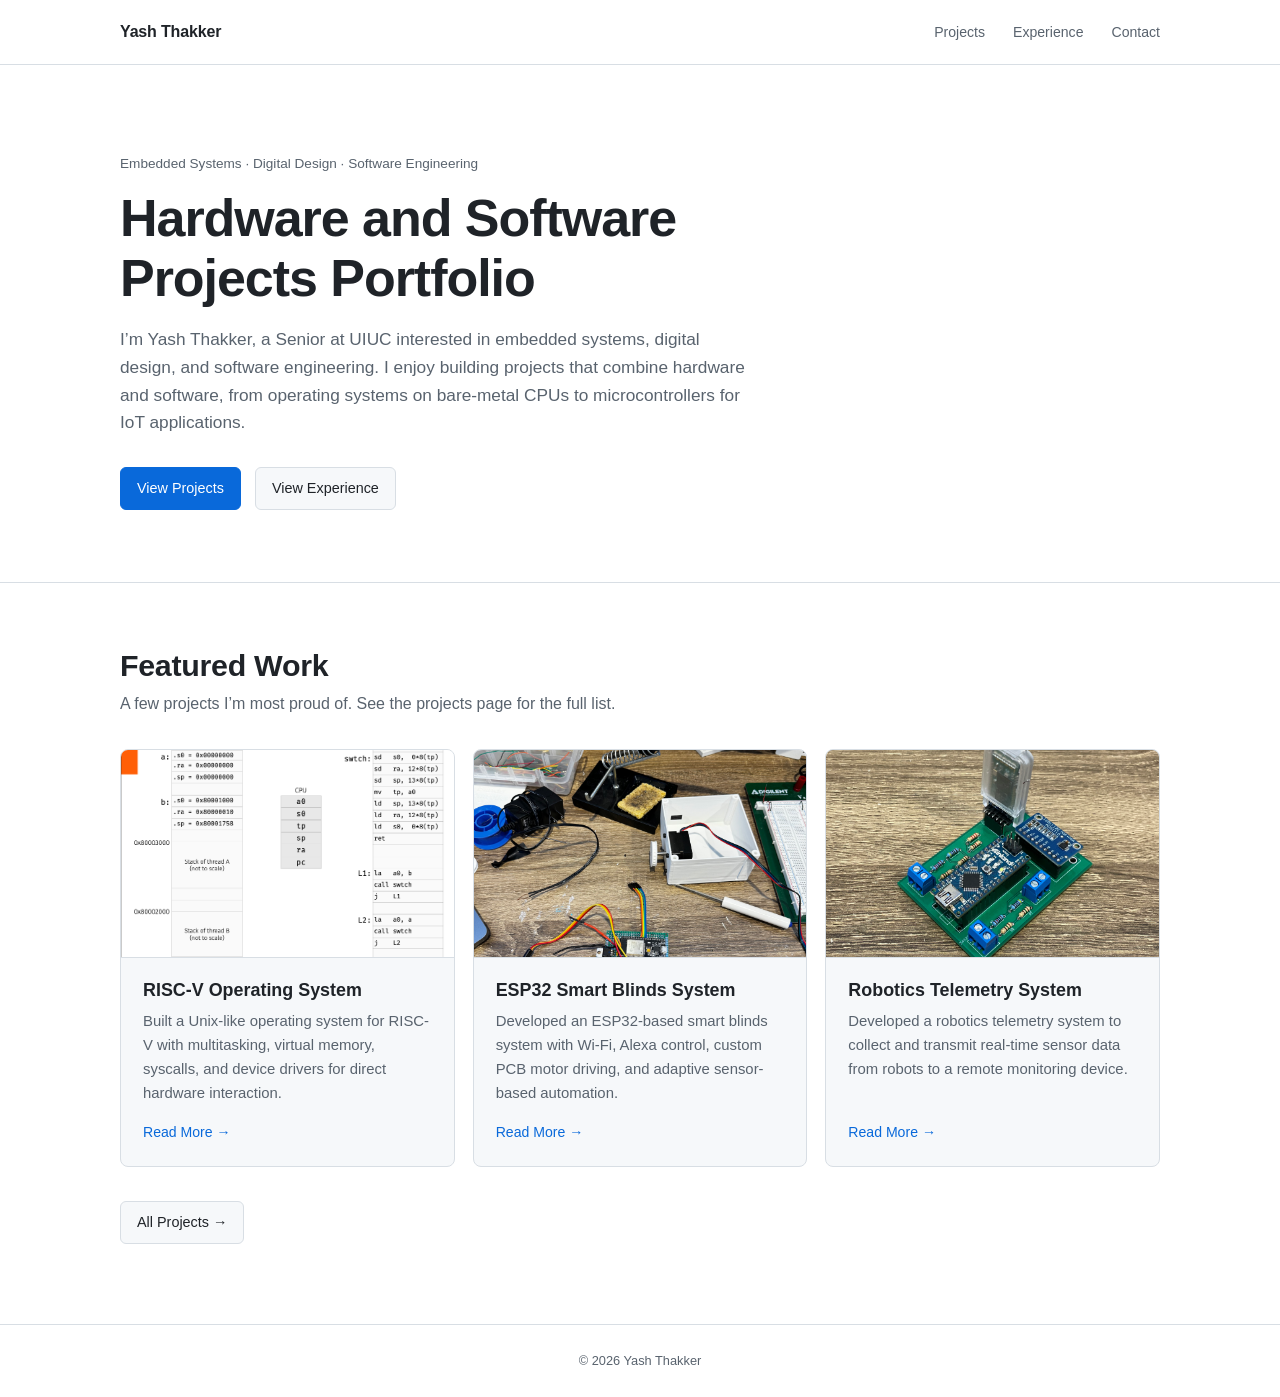
<file: index.html>
<!DOCTYPE html>
<html lang="en">
<head>
  <meta charset="UTF-8" />
  <meta name="viewport" content="width=device-width, initial-scale=1.0" />
  <title>Yash Thakker | Portfolio</title>
  <link rel="stylesheet" href="style.css" />
</head>
<body>
  <header class="site-header">
    <div class="wrap">
      <a class="wordmark" href="index.html">Yash Thakker</a>
      <nav class="site-nav">
        <a href="projects.html">Projects</a>
        <a href="experience.html">Experience</a>
        <!-- <a href="resume.html">Resume</a> -->
        <a href="contact.html">Contact</a>
      </nav>
    </div>
  </header>

  <main>
    <section class="hero wrap">
      <p class="eyebrow">Embedded Systems · Digital Design · Software Engineering</p>
      <h1>Hardware and Software Projects Portfolio</h1>
      <p class="hero-intro">
        I’m Yash Thakker, a Senior at UIUC interested in embedded systems, digital design, and software engineering.
        I enjoy building projects that combine hardware and software, from operating systems on bare-metal CPUs to microcontrollers for IoT applications.
      </p>
      <div class="hero-actions">
        <a class="button button-primary" href="projects.html">View Projects</a>
        <a class="button" href="experience.html">View Experience</a>
      </div>
    </section>

    <section class="section">
      <div class="wrap">
        <div class="section-heading">
          <h2>Featured Work</h2>
          <p>A few projects I’m most proud of. See the projects page for the full list.</p>
        </div>

        <div class="project-grid">
          <article class="project-card">
            <a class="card-media" href="projects/riscv-os.html">
              <img src="images/Threads.png" alt="RISC-V project image">
            </a>
            <div class="card-body">
              <h3><a href="projects/riscv-os.html">RISC-V Operating System</a></h3>
              <p>Built a Unix-like operating system for RISC-V with
                multitasking, virtual memory, syscalls, and device drivers for direct hardware interaction.</p>
              <a class="card-link" href="projects/riscv-os.html">Read More →</a>
            </div>
          </article>

          <article class="project-card">
            <a class="card-media" href="projects/iot-blinds.html">
              <img src="images/BlindsPrototype.jpeg" alt="ESP32 project image">
            </a>
            <div class="card-body">
              <h3><a href="projects/iot-blinds.html">ESP32 Smart Blinds System</a></h3>
              <p>Developed an ESP32-based smart blinds system with Wi-Fi, Alexa control,
                custom PCB motor driving, and adaptive sensor-based automation.</p>
              <a class="card-link" href="projects/iot-blinds.html">Read More →</a>
            </div>
          </article>

          <article class="project-card">
            <a class="card-media" href="projects/robotics-telemetry.html">
              <img src="images/robot-tele-pcb.jpeg" alt="Robotics Telemetry System">
            </a>
            <div class="card-body">
              <h3><a href="projects/robotics-telemetry.html">Robotics Telemetry System</a></h3>
              <p>Developed a robotics telemetry system to collect and transmit real-time sensor data from robots
                to a remote monitoring device.</p>
              <a class="card-link" href="projects/robotics-telemetry.html">Read More →</a>
            </div>
          </article>
        </div>

        <div class="section-cta">
          <a class="button" href="projects.html">All Projects →</a>
        </div>
      </div>
    </section>
  </main>

  <footer class="site-footer">
    <div class="wrap">
      <p>© 2026 Yash Thakker</p>
    </div>
  </footer>
</body>
</html>
</file>
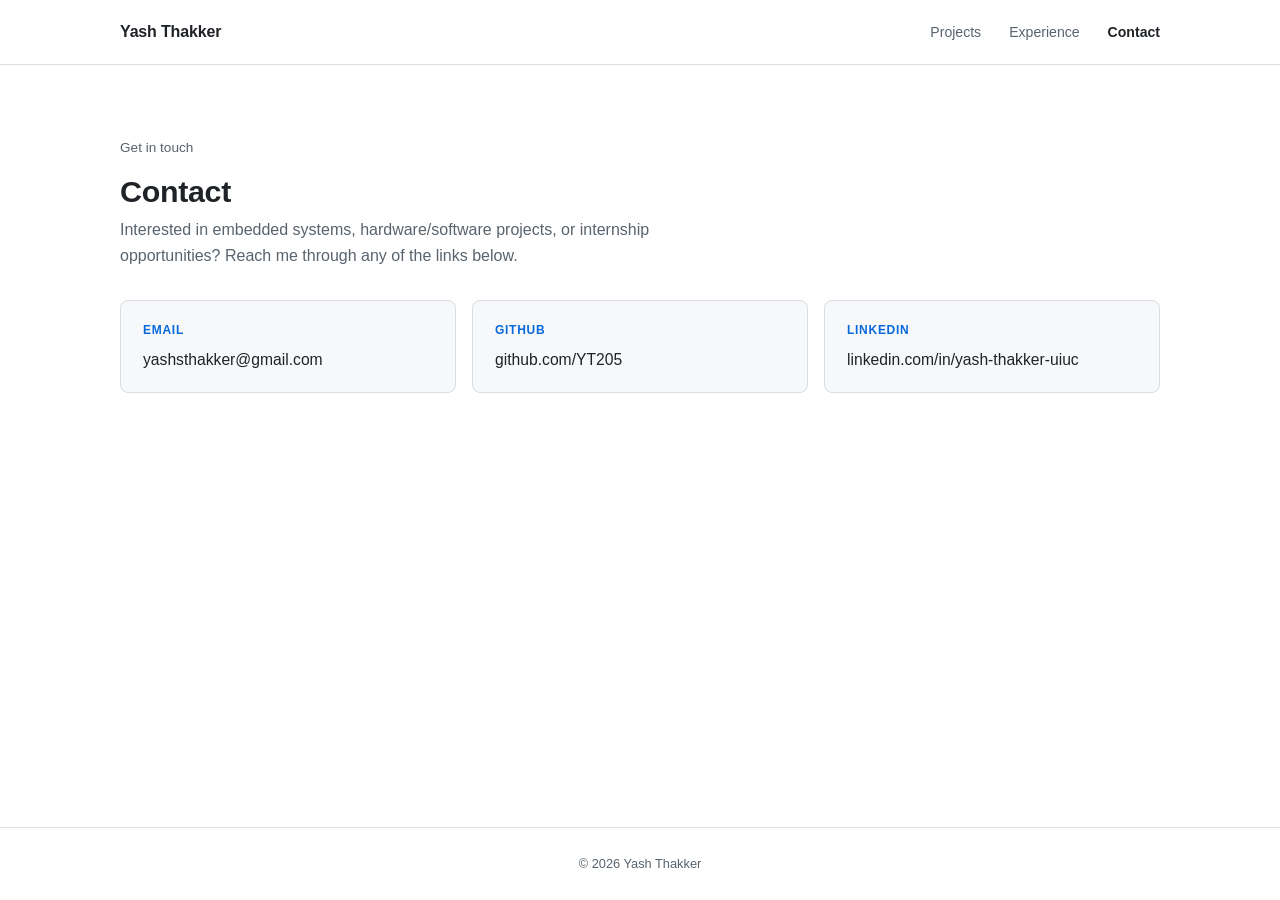
<file: contact.html>
<!DOCTYPE html>
<html lang="en">
<head>
  <meta charset="UTF-8" />
  <meta name="viewport" content="width=device-width, initial-scale=1.0" />
  <title>Contact | Yash Thakker</title>
  <link rel="stylesheet" href="style.css" />
</head>
<body>
  <header class="site-header">
    <div class="wrap">
      <a class="wordmark" href="index.html">Yash Thakker</a>
      <nav class="site-nav">
        <a href="projects.html">Projects</a>
        <a href="experience.html">Experience</a>
        <!-- <a href="resume.html">Resume</a> -->
        <a href="contact.html" aria-current="page">Contact</a>
      </nav>
    </div>
  </header>

  <main>
    <section class="section section-flush">
      <div class="wrap">
        <div class="section-heading">
          <p class="eyebrow">Get in touch</p>
          <h2>Contact</h2>
          <p>
            Interested in embedded systems, hardware/software projects, or internship opportunities?
            Reach me through any of the links below.
          </p>
        </div>

        <div class="contact-grid">
          <a class="contact-card" href="mailto:yashsthakker@gmail.com">
            <span class="contact-label">Email</span>
            <span class="contact-value">yashsthakker@gmail.com</span>
          </a>
          <a class="contact-card" href="https://github.com/YT205" target="_blank" rel="noopener noreferrer">
            <span class="contact-label">GitHub</span>
            <span class="contact-value">github.com/YT205</span>
          </a>
          <a class="contact-card" href="https://www.linkedin.com/in/yash-thakker-uiuc" target="_blank" rel="noopener noreferrer">
            <span class="contact-label">LinkedIn</span>
            <span class="contact-value">linkedin.com/in/yash-thakker-uiuc</span>
          </a>
        </div>
      </div>
    </section>
  </main>

  <footer class="site-footer">
    <div class="wrap">
      <p>© 2026 Yash Thakker</p>
    </div>
  </footer>
</body>
</html>
</file>
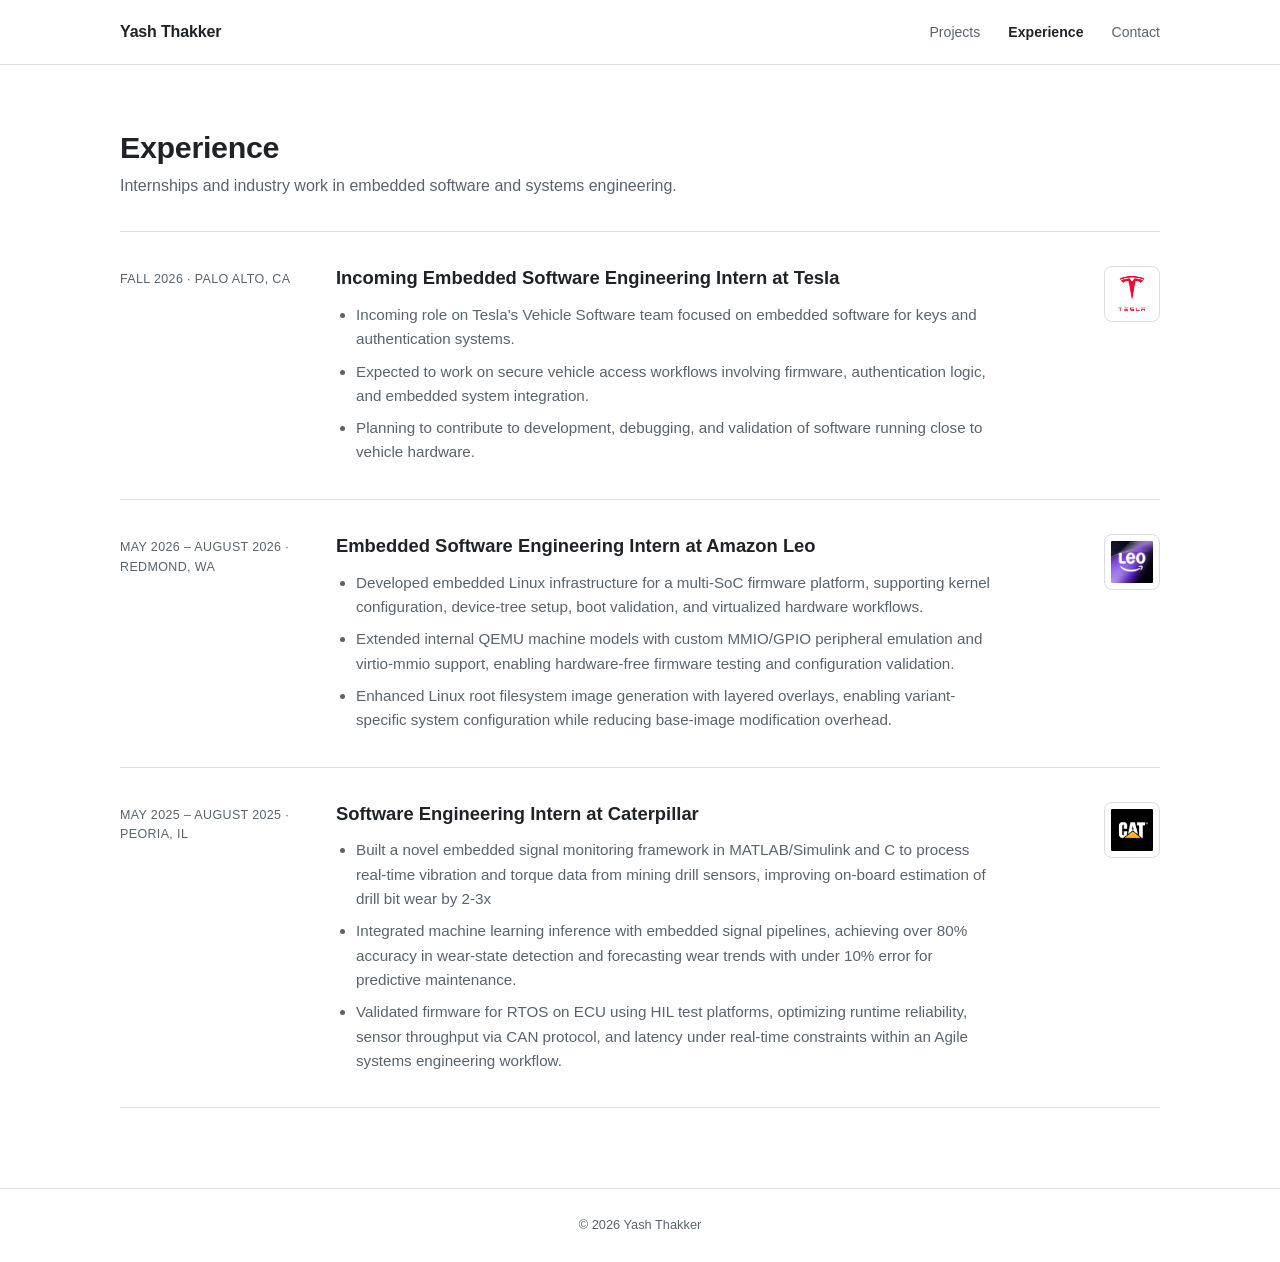
<file: experience.html>
<!DOCTYPE html>
<html lang="en">
<head>
  <meta charset="UTF-8" />
  <meta name="viewport" content="width=device-width, initial-scale=1.0" />
  <title>Experience | Yash Thakker</title>
  <link rel="stylesheet" href="style.css" />
</head>
<body>
  <header class="site-header">
    <div class="wrap">
      <a class="wordmark" href="index.html">Yash Thakker</a>
      <nav class="site-nav">
        <a href="projects.html">Projects</a>
        <a href="experience.html" aria-current="page">Experience</a>
        <!-- <a href="resume.html">Resume</a> -->
        <a href="contact.html">Contact</a>
      </nav>
    </div>
  </header>

  <main>
    <section class="section section-flush">
      <div class="wrap">
        <div class="section-heading">
          <h2>Experience</h2>
          <p>Internships and industry work in embedded software and systems engineering.</p>
        </div>

        <div class="timeline">
          <article>
            <p class="timeline-date">Fall 2026 · Palo Alto, CA</p>
            <div class="timeline-body">
              <h3>Incoming Embedded Software Engineering Intern at Tesla</h3>
              <ul>
                <li>Incoming role on Tesla's Vehicle Software team focused on embedded software for keys and authentication systems.</li>
                <li>Expected to work on secure vehicle access workflows involving firmware, authentication logic, and embedded system integration.</li>
                <li>Planning to contribute to development, debugging, and validation of software running close to vehicle hardware.</li>
              </ul>
            </div>
            <div class="timeline-logo">
              <img src="images/tesla.png" alt="Tesla logo">
            </div>
          </article>

          <article>
            <p class="timeline-date">May 2026 – August 2026 · Redmond, WA</p>
            <div class="timeline-body">
              <h3>Embedded Software Engineering Intern at Amazon Leo</h3>
              <ul>
                <li>Developed embedded Linux infrastructure for a multi-SoC firmware platform, supporting kernel configuration, device-tree setup, boot validation, and virtualized hardware workflows.</li>
                <li>Extended internal QEMU machine models with custom MMIO/GPIO peripheral emulation and virtio-mmio support, enabling hardware-free firmware testing and configuration validation.</li>
                <li>Enhanced Linux root filesystem image generation with layered overlays, enabling variant-specific system configuration while reducing base-image modification overhead.</li>
              </ul>
            </div>
            <div class="timeline-logo">
              <img src="images/amazon-leo.jpeg" alt="Amazon Leo logo">
            </div>
          </article>

          <article>
            <p class="timeline-date">May 2025 – August 2025 · Peoria, IL</p>
            <div class="timeline-body">
              <h3>Software Engineering Intern at Caterpillar</h3>
              <ul>
                <li>Built a novel embedded signal monitoring framework in MATLAB/Simulink and C to process real-time vibration and
                  torque data from mining drill sensors, improving on-board estimation of drill bit wear by 2-3x</li>
                <li>Integrated machine learning inference with embedded signal pipelines, achieving over 80% accuracy in wear-state detection
                  and forecasting wear trends with under 10% error for predictive maintenance.</li>
                <li>Validated firmware for RTOS on ECU using HIL test platforms, optimizing runtime reliability, sensor throughput via
                  CAN protocol, and latency under real-time constraints within an Agile systems engineering workflow.</li>
              </ul>
            </div>
            <div class="timeline-logo">
              <img src="images/caterpillar.png" alt="Caterpillar logo">
            </div>
          </article>
        </div>
      </div>
    </section>
  </main>

  <footer class="site-footer">
    <div class="wrap">
      <p>© 2026 Yash Thakker</p>
    </div>
  </footer>
</body>
</html>
</file>
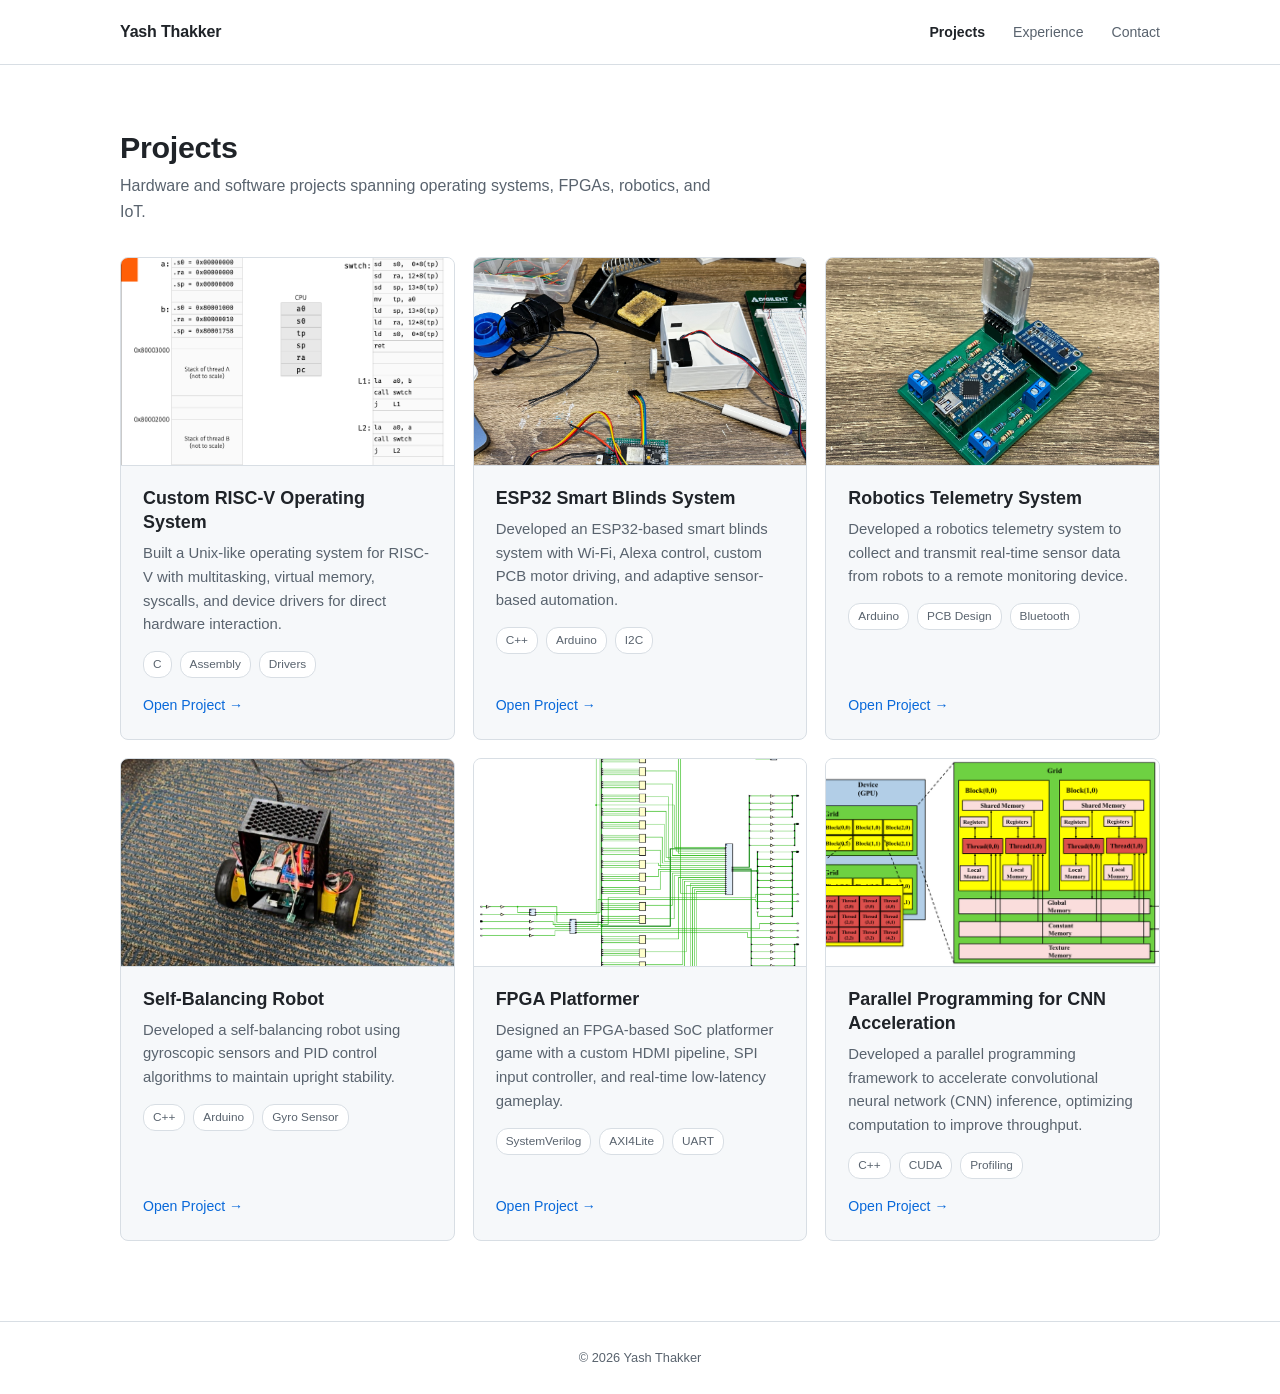
<file: projects.html>
<!DOCTYPE html>
<html lang="en">
<head>
  <meta charset="UTF-8" />
  <meta name="viewport" content="width=device-width, initial-scale=1.0" />
  <title>Projects | Yash Thakker</title>
  <link rel="stylesheet" href="style.css" />
</head>
<body>
  <header class="site-header">
    <div class="wrap">
      <a class="wordmark" href="index.html">Yash Thakker</a>
      <nav class="site-nav">
        <a href="projects.html" aria-current="page">Projects</a>
        <a href="experience.html">Experience</a>
        <!-- <a href="resume.html">Resume</a> -->
        <a href="contact.html">Contact</a>
      </nav>
    </div>
  </header>

  <main>
    <section class="section section-flush">
      <div class="wrap">
        <div class="section-heading">
          <h2>Projects</h2>
          <p>Hardware and software projects spanning operating systems, FPGAs, robotics, and IoT.</p>
        </div>

        <div class="project-grid">
          <article class="project-card">
            <a class="card-media" href="projects/riscv-os.html">
              <img src="images/Threads.png" alt="RISC-V project image">
            </a>
            <div class="card-body">
              <h3><a href="projects/riscv-os.html">Custom RISC-V Operating System</a></h3>
              <p>Built a Unix-like operating system for RISC-V with
                multitasking, virtual memory, syscalls, and device drivers for direct hardware interaction.</p>
              <ul class="tech-list">
                <li>C</li>
                <li>Assembly</li>
                <li>Drivers</li>
              </ul>
              <a class="card-link" href="projects/riscv-os.html">Open Project →</a>
            </div>
          </article>

          <article class="project-card">
            <a class="card-media" href="projects/iot-blinds.html">
              <img src="images/BlindsPrototype.jpeg" alt="ESP32 project image">
            </a>
            <div class="card-body">
              <h3><a href="projects/iot-blinds.html">ESP32 Smart Blinds System</a></h3>
              <p>Developed an ESP32-based smart blinds system with Wi-Fi, Alexa control,
                custom PCB motor driving, and adaptive sensor-based automation.</p>
              <ul class="tech-list">
                <li>C++</li>
                <li>Arduino</li>
                <li>I2C</li>
              </ul>
              <a class="card-link" href="projects/iot-blinds.html">Open Project →</a>
            </div>
          </article>

          <article class="project-card">
            <a class="card-media" href="projects/robotics-telemetry.html">
              <img src="images/robot-tele-pcb.jpeg" alt="Robotics Telemetry System">
            </a>
            <div class="card-body">
              <h3><a href="projects/robotics-telemetry.html">Robotics Telemetry System</a></h3>
              <p>Developed a robotics telemetry system to collect and transmit real-time sensor data from robots
                to a remote monitoring device.</p>
              <ul class="tech-list">
                <li>Arduino</li>
                <li>PCB Design</li>
                <li>Bluetooth</li>
              </ul>
              <a class="card-link" href="projects/robotics-telemetry.html">Open Project →</a>
            </div>
          </article>

          <article class="project-card">
            <a class="card-media" href="projects/balancing-robot.html">
              <img src="images/self-balancing.jpg" alt="Self-Balancing Robot">
            </a>
            <div class="card-body">
              <h3><a href="projects/balancing-robot.html">Self-Balancing Robot</a></h3>
              <p>Developed a self-balancing robot using gyroscopic sensors and PID control
                algorithms to maintain upright stability.</p>
              <ul class="tech-list">
                <li>C++</li>
                <li>Arduino</li>
                <li>Gyro Sensor</li>
              </ul>
              <a class="card-link" href="projects/balancing-robot.html">Open Project →</a>
            </div>
          </article>

          <article class="project-card">
            <a class="card-media" href="projects/fpga-platformer.html">
              <img src="images/BlockDiagramFPGA.png" alt="FPGA project image">
            </a>
            <div class="card-body">
              <h3><a href="projects/fpga-platformer.html">FPGA Platformer</a></h3>
              <p>Designed an FPGA-based SoC platformer game with a custom
                HDMI pipeline, SPI input controller, and real-time low-latency gameplay.</p>
              <ul class="tech-list">
                <li>SystemVerilog</li>
                <li>AXI4Lite</li>
                <li>UART</li>
              </ul>
              <a class="card-link" href="projects/fpga-platformer.html">Open Project →</a>
            </div>
          </article>

          <article class="project-card">
            <a class="card-media" href="projects/gpu-acceleration.html">
              <img src="images/parallel-prog.png" alt="Parallel Programming for CNN Acceleration">
            </a>
            <div class="card-body">
              <h3><a href="projects/gpu-acceleration.html">Parallel Programming for CNN Acceleration</a></h3>
              <p>Developed a parallel programming framework to accelerate convolutional neural network (CNN) inference,
                optimizing computation to improve throughput.</p>
              <ul class="tech-list">
                <li>C++</li>
                <li>CUDA</li>
                <li>Profiling</li>
              </ul>
              <a class="card-link" href="projects/gpu-acceleration.html">Open Project →</a>
            </div>
          </article>
        </div>
      </div>
    </section>
  </main>

  <footer class="site-footer">
    <div class="wrap">
      <p>© 2026 Yash Thakker</p>
    </div>
  </footer>
</body>
</html>
</file>
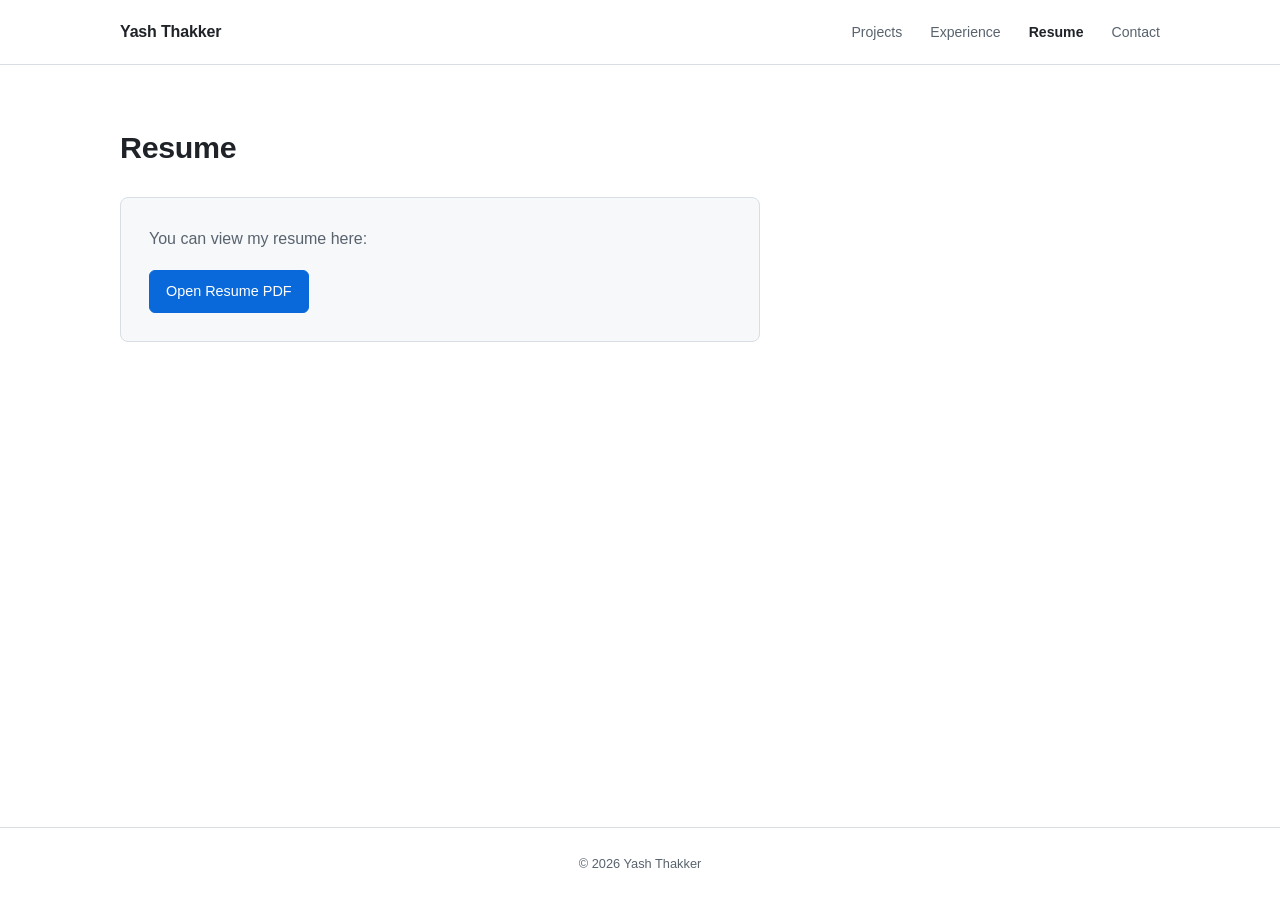
<file: resume.html>
<!DOCTYPE html>
<html lang="en">
<head>
  <meta charset="UTF-8" />
  <meta name="viewport" content="width=device-width, initial-scale=1.0" />
  <title>Resume | Yash Thakker</title>
  <link rel="stylesheet" href="style.css" />
</head>
<body>
  <header class="site-header">
    <div class="wrap">
      <a class="wordmark" href="index.html">Yash Thakker</a>
      <nav class="site-nav">
        <a href="projects.html">Projects</a>
        <a href="experience.html">Experience</a>
        <a href="resume.html" aria-current="page">Resume</a>
        <a href="contact.html">Contact</a>
      </nav>
    </div>
  </header>

  <main>
    <section class="section section-flush">
      <div class="wrap">
        <div class="section-heading">
          <h2>Resume</h2>
        </div>
        <div class="resume-box">
          <p>You can view my resume here:</p>
          <a class="button button-primary" href="resume.pdf" target="_blank">Open Resume PDF</a>
        </div>
      </div>
    </section>
  </main>

  <footer class="site-footer">
    <div class="wrap">
      <p>© 2026 Yash Thakker</p>
    </div>
  </footer>
</body>
</html>
</file>
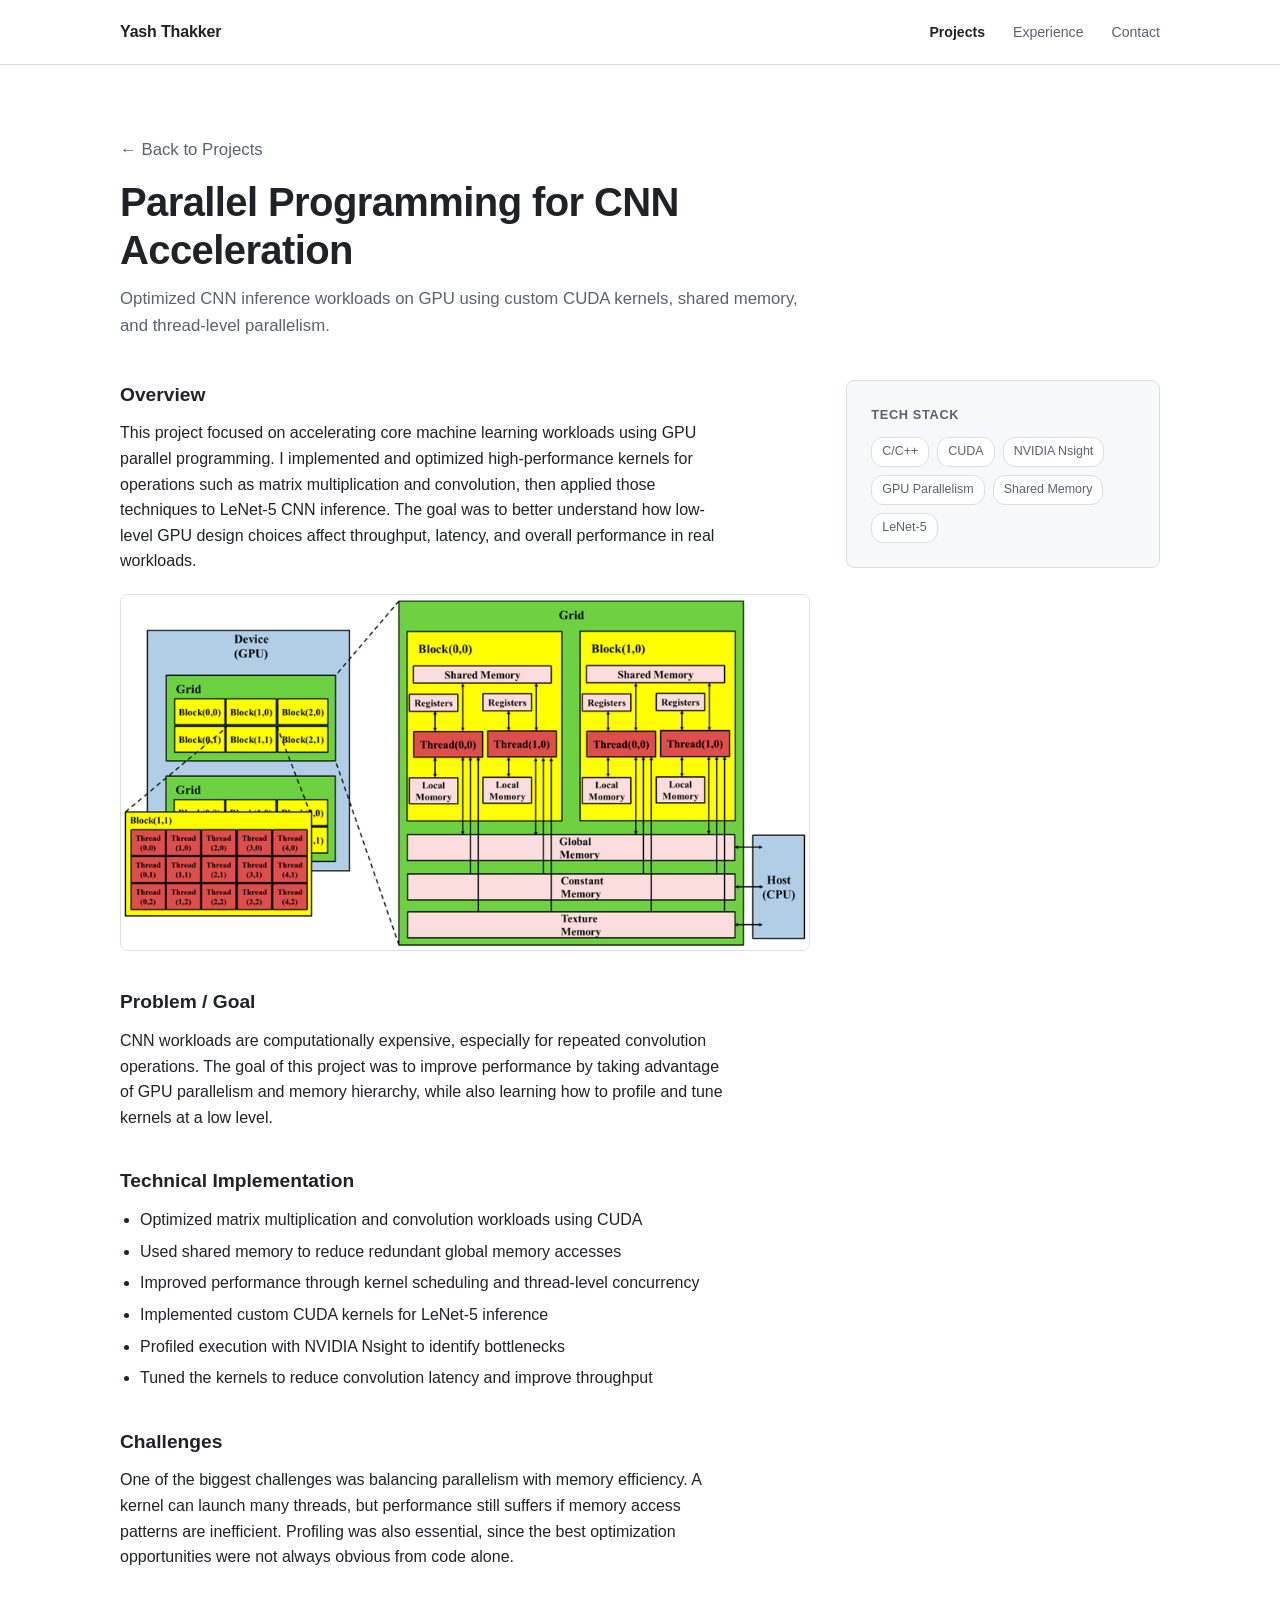
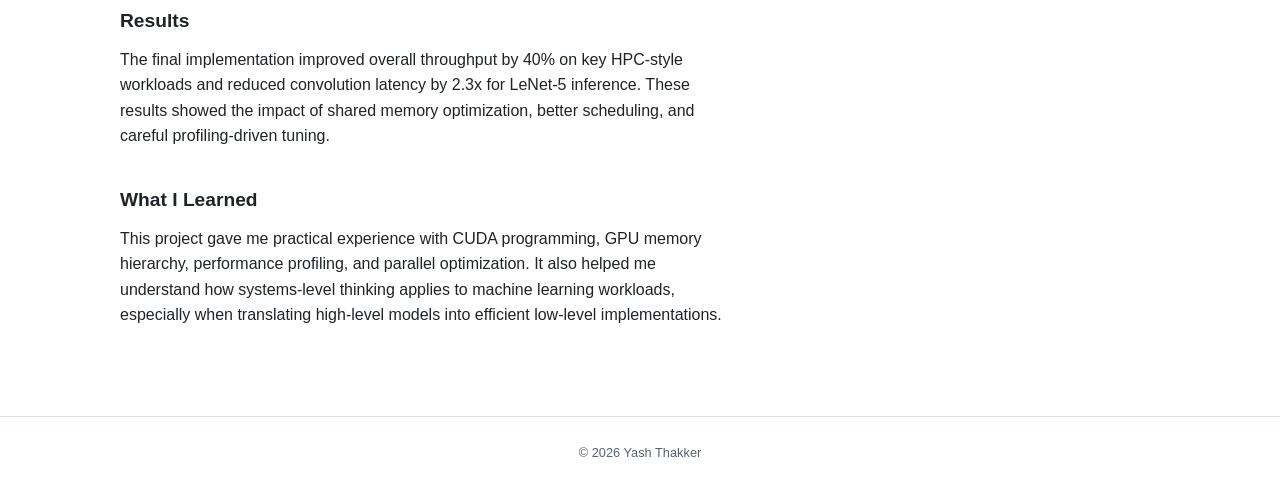
<file: projects/gpu-acceleration.html>
<!DOCTYPE html>
<html lang="en">
<head>
  <meta charset="UTF-8" />
  <meta name="viewport" content="width=device-width, initial-scale=1.0" />
  <title>GPU CNN Acceleration | Yash Thakker</title>
  <link rel="stylesheet" href="../style.css" />
</head>
<body>
  <header class="site-header">
    <div class="wrap">
      <a class="wordmark" href="../index.html">Yash Thakker</a>
      <nav class="site-nav">
        <a href="../projects.html" aria-current="page">Projects</a>
        <a href="../experience.html">Experience</a>
        <!-- <a href="../resume.html">Resume</a> -->
        <a href="../contact.html">Contact</a>
      </nav>
    </div>
  </header>

  <main>
    <section class="page-header wrap">
      <p class="eyebrow"><a href="../projects.html">← Back to Projects</a></p>
      <h1>Parallel Programming for CNN Acceleration</h1>
      <p>Optimized CNN inference workloads on GPU using custom CUDA kernels, shared memory, and thread-level parallelism.</p>
    </section>

    <section class="project-layout wrap">
      <div class="project-main">
        <h3>Overview</h3>
        <p>
          This project focused on accelerating core machine learning workloads using GPU parallel programming.
          I implemented and optimized high-performance kernels for operations such as matrix multiplication and convolution,
          then applied those techniques to LeNet-5 CNN inference. The goal was to better understand how low-level GPU design choices
          affect throughput, latency, and overall performance in real workloads.
        </p>

        <img src="../images/parallel-prog.png" alt="GPU CNN acceleration project image">

        <h3>Problem / Goal</h3>
        <p>
          CNN workloads are computationally expensive, especially for repeated convolution operations.
          The goal of this project was to improve performance by taking advantage of GPU parallelism and memory hierarchy,
          while also learning how to profile and tune kernels at a low level.
        </p>

        <h3>Technical Implementation</h3>
        <ul>
          <li>Optimized matrix multiplication and convolution workloads using CUDA</li>
          <li>Used shared memory to reduce redundant global memory accesses</li>
          <li>Improved performance through kernel scheduling and thread-level concurrency</li>
          <li>Implemented custom CUDA kernels for LeNet-5 inference</li>
          <li>Profiled execution with NVIDIA Nsight to identify bottlenecks</li>
          <li>Tuned the kernels to reduce convolution latency and improve throughput</li>
        </ul>

        <h3>Challenges</h3>
        <p>
          One of the biggest challenges was balancing parallelism with memory efficiency.
          A kernel can launch many threads, but performance still suffers if memory access patterns are inefficient.
          Profiling was also essential, since the best optimization opportunities were not always obvious from code alone.
        </p>

        <h3>Results</h3>
        <p>
          The final implementation improved overall throughput by 40% on key HPC-style workloads and reduced convolution latency
          by 2.3x for LeNet-5 inference. These results showed the impact of shared memory optimization, better scheduling,
          and careful profiling-driven tuning.
        </p>

        <h3>What I Learned</h3>
        <p>
          This project gave me practical experience with CUDA programming, GPU memory hierarchy, performance profiling,
          and parallel optimization. It also helped me understand how systems-level thinking applies to machine learning workloads,
          especially when translating high-level models into efficient low-level implementations.
        </p>
      </div>

      <aside class="project-side">
        <h3>Tech Stack</h3>
        <ul class="side-tags">
          <li>C/C++</li>
          <li>CUDA</li>
          <li>NVIDIA Nsight</li>
          <li>GPU Parallelism</li>
          <li>Shared Memory</li>
          <li>LeNet-5</li>
        </ul>

        <!-- <h3>Project Links</h3>
        <ul class="side-links">
          <li><a href="#">GitHub Repository</a></li>
          <li><a href="#">Demo Video</a></li>
          <li><a href="#">Performance Report</a></li>
        </ul> -->
      </aside>
    </section>
  </main>

  <footer class="site-footer">
    <div class="wrap">
      <p>© 2026 Yash Thakker</p>
    </div>
  </footer>
</body>
</html>
</file>
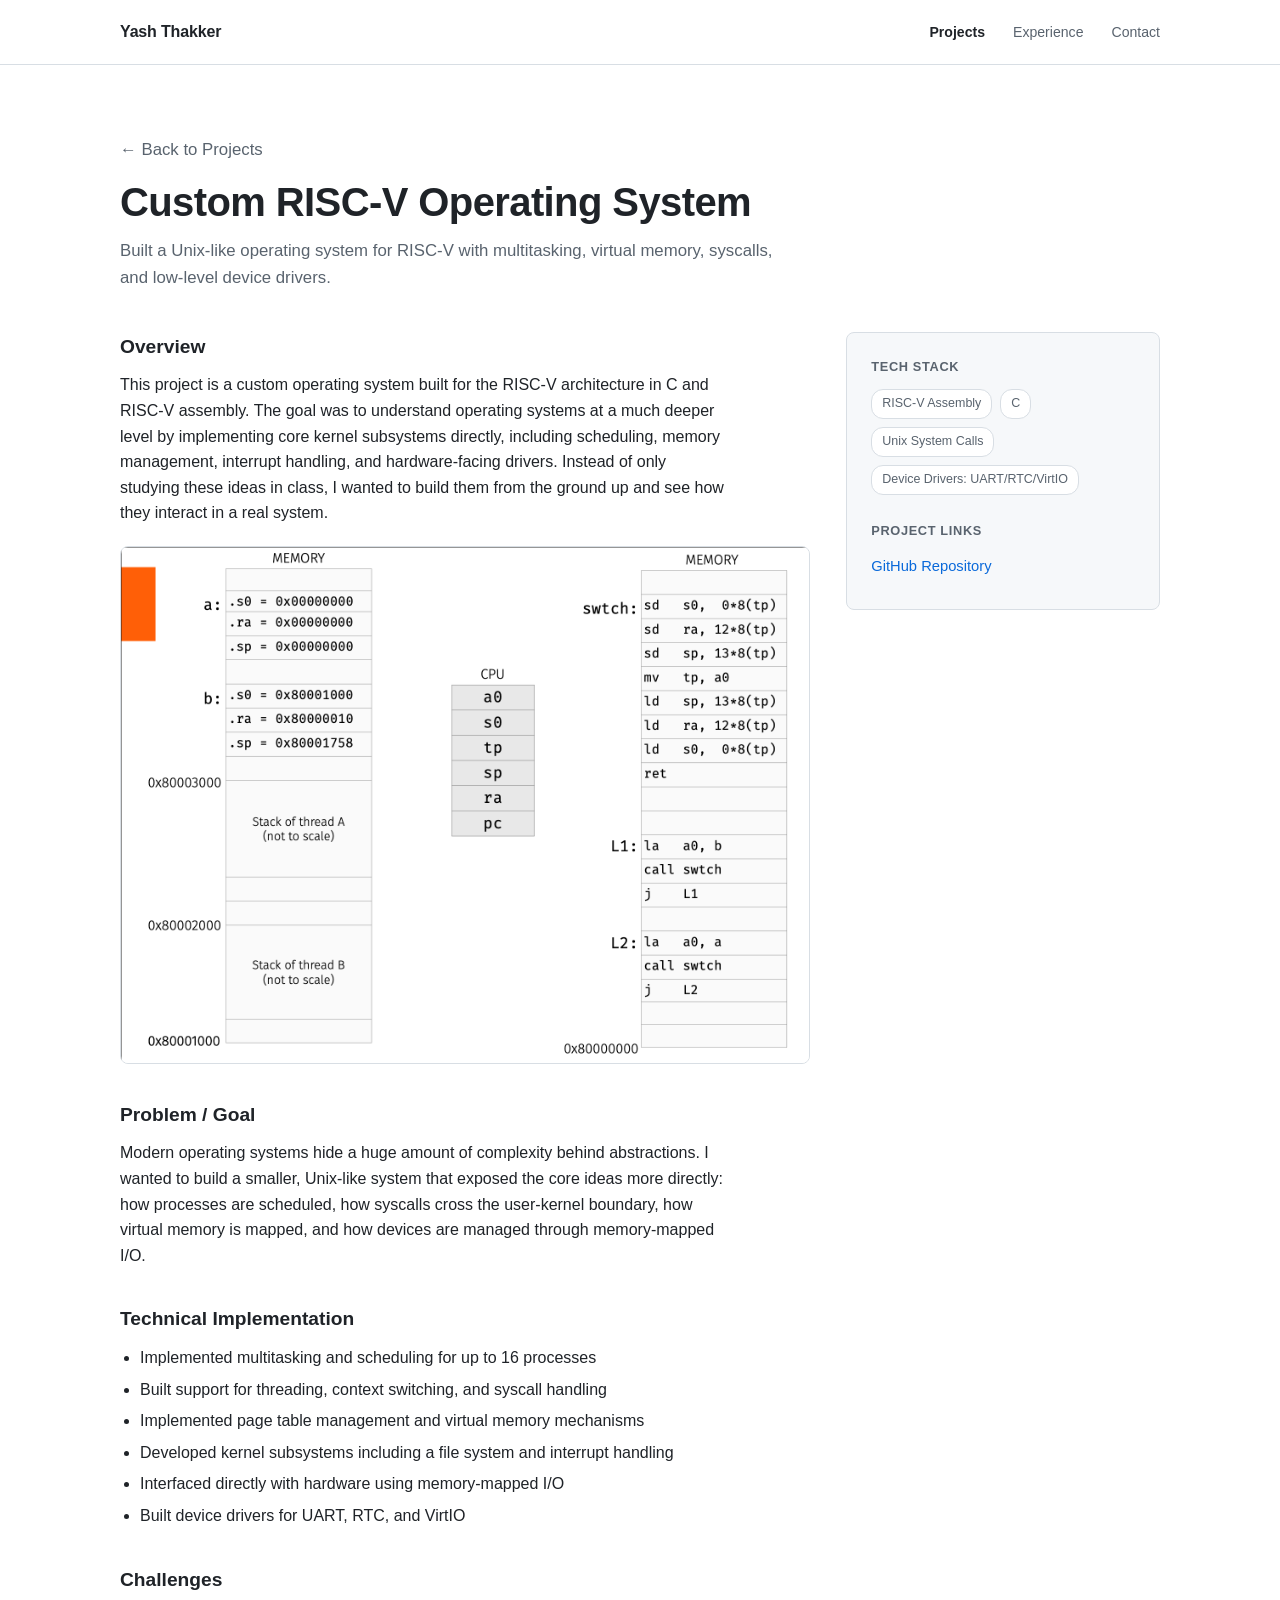
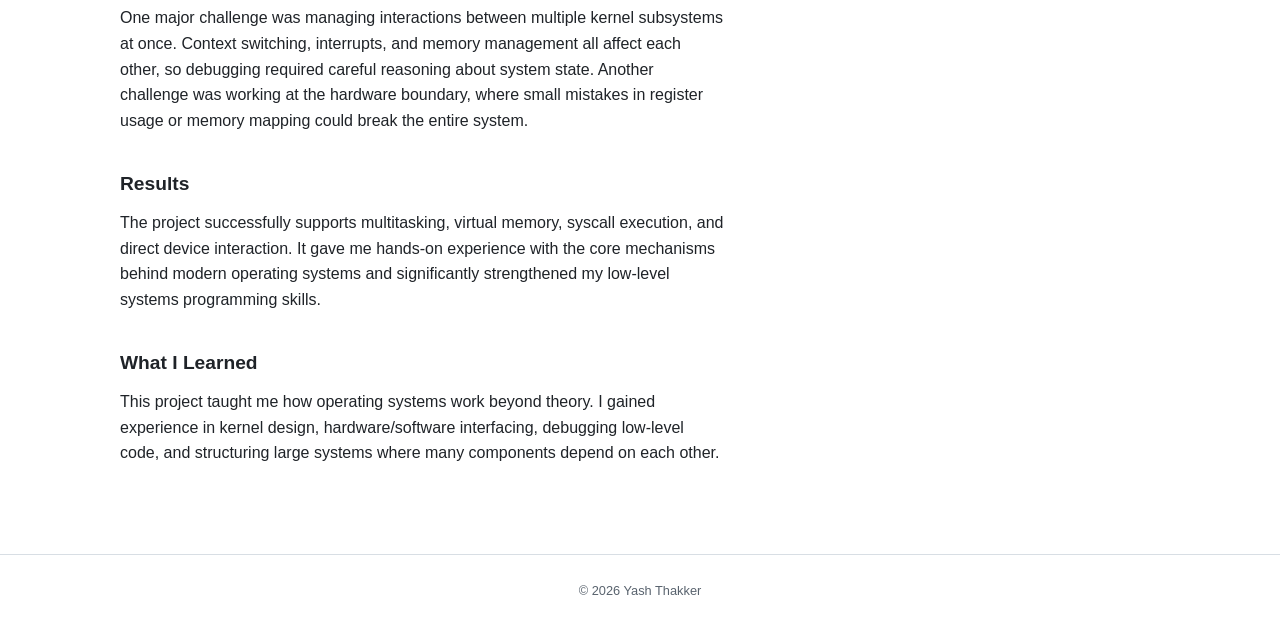
<file: projects/riscv-os.html>
<!DOCTYPE html>
<html lang="en">
<head>
  <meta charset="UTF-8" />
  <meta name="viewport" content="width=device-width, initial-scale=1.0" />
  <title>Custom RISC-V Operating System | Yash Thakker</title>
  <link rel="stylesheet" href="../style.css" />
</head>
<body>
  <header class="site-header">
    <div class="wrap">
      <a class="wordmark" href="../index.html">Yash Thakker</a>
      <nav class="site-nav">
        <a href="../projects.html" aria-current="page">Projects</a>
        <a href="../experience.html">Experience</a>
        <!-- <a href="../resume.html">Resume</a> -->
        <a href="../contact.html">Contact</a>
      </nav>
    </div>
  </header>

  <main>
    <section class="page-header wrap">
      <p class="eyebrow"><a href="../projects.html">← Back to Projects</a></p>
      <h1>Custom RISC-V Operating System</h1>
      <p>Built a Unix-like operating system for RISC-V with multitasking, virtual memory, syscalls, and low-level device drivers.</p>
    </section>

    <section class="project-layout wrap">
      <div class="project-main">
        <h3>Overview</h3>
        <p>
          This project is a custom operating system built for the RISC-V architecture in C and RISC-V assembly.
          The goal was to understand operating systems at a much deeper level by implementing core kernel subsystems
          directly, including scheduling, memory management, interrupt handling, and hardware-facing drivers.
          Instead of only studying these ideas in class, I wanted to build them from the ground up and see how they interact in a real system.
        </p>

        <img src="../images/Threads.png" alt="RISC-V OS image">

        <!-- <h3>Demo</h3>
        <video controls>
          <source src="../videos/riscv-os-demo.mp4" type="video/mp4">
          Your browser does not support the video tag.
        </video> -->

        <h3>Problem / Goal</h3>
        <p>
          Modern operating systems hide a huge amount of complexity behind abstractions. I wanted to build a smaller,
          Unix-like system that exposed the core ideas more directly: how processes are scheduled, how syscalls cross
          the user-kernel boundary, how virtual memory is mapped, and how devices are managed through memory-mapped I/O.
        </p>

        <h3>Technical Implementation</h3>
        <ul>
          <li>Implemented multitasking and scheduling for up to 16 processes</li>
          <li>Built support for threading, context switching, and syscall handling</li>
          <li>Implemented page table management and virtual memory mechanisms</li>
          <li>Developed kernel subsystems including a file system and interrupt handling</li>
          <li>Interfaced directly with hardware using memory-mapped I/O</li>
          <li>Built device drivers for UART, RTC, and VirtIO</li>
        </ul>

        <h3>Challenges</h3>
        <p>
          One major challenge was managing interactions between multiple kernel subsystems at once. Context switching,
          interrupts, and memory management all affect each other, so debugging required careful reasoning about system state.
          Another challenge was working at the hardware boundary, where small mistakes in register usage or memory mapping
          could break the entire system.
        </p>

        <h3>Results</h3>
        <p>
          The project successfully supports multitasking, virtual memory, syscall execution, and direct device interaction.
          It gave me hands-on experience with the core mechanisms behind modern operating systems and significantly strengthened
          my low-level systems programming skills.
        </p>

        <h3>What I Learned</h3>
        <p>
          This project taught me how operating systems work beyond theory. I gained experience in kernel design,
          hardware/software interfacing, debugging low-level code, and structuring large systems where many components depend on each other.
        </p>
      </div>

      <aside class="project-side">
        <h3>Tech Stack</h3>
        <ul class="side-tags">
          <li>RISC-V Assembly</li>
          <li>C</li>
          <li>Unix System Calls</li>
          <li>Device Drivers: UART/RTC/VirtIO</li>
        </ul>

        <h3>Project Links</h3>
        <ul class="side-links">
          <li><a href="https://github.com/YT205/RISC-V-OS" target="_blank" rel="noopener noreferrer">GitHub Repository</a></li>
        </ul>
      </aside>
    </section>
  </main>

  <footer class="site-footer">
    <div class="wrap">
      <p>© 2026 Yash Thakker</p>
    </div>
  </footer>
</body>
</html>
</file>
<file: style.css>
/* ---------------------------------- */
/* Base                               */
/* ---------------------------------- */

:root {
  --paper: #ffffff;
  --ink: #1f2328;
  --muted: #59636e;
  --line: #d8dee4;
  --soft: #f6f8fa;
  --accent: #0969da;
  --accent-dark: #0757b4;
  --max-width: 1040px;
}

* {
  box-sizing: border-box;
  margin: 0;
  padding: 0;
}

html {
  scroll-behavior: smooth;
}

body {
  min-height: 100vh;
  display: flex;
  flex-direction: column;
  color: var(--ink);
  background: var(--paper);
  font-family: -apple-system, BlinkMacSystemFont, "Segoe UI", Roboto, sans-serif;
  font-size: 16px;
  line-height: 1.6;
}

main {
  flex: 1;
}

a {
  color: inherit;
  text-decoration: none;
}

img,
video {
  display: block;
  max-width: 100%;
}

/* Shared centered column */
.wrap {
  width: min(calc(100% - 48px), var(--max-width));
  margin-inline: auto;
}

/* ---------------------------------- */
/* Header / Nav                       */
/* ---------------------------------- */

.site-header {
  position: sticky;
  top: 0;
  z-index: 20;
  background: var(--paper);
  border-bottom: 1px solid var(--line);
}

.site-header .wrap {
  min-height: 64px;
  display: flex;
  align-items: center;
  justify-content: space-between;
  gap: 20px;
  flex-wrap: wrap;
  padding-block: 10px;
}

.wordmark {
  font-weight: 650;
  font-size: 1rem;
  letter-spacing: -0.01em;
}

.wordmark:hover {
  color: var(--accent);
}

.site-nav {
  display: flex;
  gap: 28px;
  font-size: 0.88rem;
}

.site-nav a {
  color: var(--muted);
  transition: color 160ms ease;
}

.site-nav a:hover {
  color: var(--accent);
}

.site-nav a[aria-current="page"] {
  color: var(--ink);
  font-weight: 600;
}

/* ---------------------------------- */
/* Hero (home page)                   */
/* ---------------------------------- */

.hero {
  padding: 88px 0 72px;
}

.eyebrow {
  margin-bottom: 14px;
  color: var(--muted);
  font-size: 0.85rem;
  font-weight: 500;
}

.eyebrow a:hover {
  color: var(--accent);
}

.hero h1 {
  max-width: 720px;
  font-size: clamp(2.1rem, 5vw, 3.25rem);
  font-weight: 650;
  line-height: 1.15;
  letter-spacing: -0.02em;
}

.hero-intro {
  max-width: 640px;
  margin-top: 18px;
  color: var(--muted);
  font-size: 1.08rem;
}

.hero-actions {
  display: flex;
  flex-wrap: wrap;
  align-items: center;
  gap: 14px;
  margin-top: 30px;
}

/* ---------------------------------- */
/* Buttons                            */
/* ---------------------------------- */

.button {
  display: inline-flex;
  align-items: center;
  gap: 8px;
  padding: 9px 16px;
  border-radius: 6px;
  border: 1px solid var(--line);
  background: var(--soft);
  font-size: 0.9rem;
  font-weight: 500;
  transition: background 160ms ease, border-color 160ms ease, color 160ms ease;
}

.button:hover {
  border-color: var(--muted);
}

.button-primary {
  color: #fff;
  background: var(--accent);
  border-color: var(--accent);
}

.button-primary:hover {
  background: var(--accent-dark);
  border-color: var(--accent-dark);
}

/* ---------------------------------- */
/* Sections                           */
/* ---------------------------------- */

.section {
  padding: 64px 0 80px;
  border-top: 1px solid var(--line);
}

.section-flush {
  border-top: none;
}

.section-heading {
  margin-bottom: 32px;
}

.section-heading h2 {
  font-size: 1.9rem;
  font-weight: 650;
  letter-spacing: -0.01em;
  line-height: 1.2;
}

.section-heading p {
  max-width: 620px;
  margin-top: 8px;
  color: var(--muted);
}

/* ---------------------------------- */
/* Project cards                      */
/* ---------------------------------- */

.project-grid {
  display: grid;
  grid-template-columns: repeat(auto-fill, minmax(290px, 1fr));
  gap: 18px;
}

.project-card {
  display: flex;
  flex-direction: column;
  overflow: hidden;
  background: var(--soft);
  border: 1px solid var(--line);
  border-radius: 8px;
}

.card-media {
  aspect-ratio: 16 / 10;
  overflow: hidden;
  background: #e9eef3;
  border-bottom: 1px solid var(--line);
}

.card-media img {
  width: 100%;
  height: 100%;
  object-fit: cover;
  transition: transform 240ms ease;
}

.project-card:hover .card-media img {
  transform: scale(1.02);
}

.card-body {
  flex: 1;
  display: flex;
  flex-direction: column;
  padding: 20px 22px 22px;
}

.card-body h3 {
  font-size: 1.12rem;
  font-weight: 650;
  line-height: 1.35;
  margin-bottom: 8px;
}

.card-body h3 a:hover {
  color: var(--accent);
}

.card-body > p {
  color: var(--muted);
  font-size: 0.93rem;
}

.tech-list {
  display: flex;
  flex-wrap: wrap;
  gap: 8px;
  margin-top: 14px;
  list-style: none;
  color: var(--muted);
  font-size: 0.74rem;
}

.tech-list li {
  padding: 3px 9px;
  background: #fff;
  border: 1px solid var(--line);
  border-radius: 12px;
}

.card-link {
  margin-top: auto;
  padding-top: 16px;
  color: var(--accent);
  font-size: 0.88rem;
  font-weight: 500;
}

.card-link:hover {
  color: var(--accent-dark);
}

.section-cta {
  margin-top: 34px;
}

/* ---------------------------------- */
/* Experience timeline                */
/* ---------------------------------- */

.timeline article {
  display: grid;
  grid-template-columns: 180px minmax(0, 1fr) 64px;
  gap: 36px;
  padding: 34px 0;
  border-top: 1px solid var(--line);
}

.timeline article:last-child {
  border-bottom: 1px solid var(--line);
}

.timeline-date {
  color: var(--muted);
  font-size: 0.78rem;
  font-weight: 500;
  text-transform: uppercase;
  letter-spacing: 0.03em;
  padding-top: 4px;
}

.timeline-body h3 {
  font-size: 1.15rem;
  font-weight: 650;
  line-height: 1.35;
}

.timeline-body ul {
  margin: 12px 0 0 20px;
  color: var(--muted);
  font-size: 0.95rem;
}

.timeline-body li {
  margin-bottom: 8px;
  max-width: 640px;
}

.timeline-body li:last-child {
  margin-bottom: 0;
}

.timeline-logo {
  justify-self: end;
}

.timeline-logo img {
  width: 56px;
  height: 56px;
  object-fit: contain;
  border: 1px solid var(--line);
  border-radius: 8px;
  background: #fff;
  padding: 6px;
}

/* ---------------------------------- */
/* Project detail pages               */
/* ---------------------------------- */

.page-header {
  padding: 60px 0 40px;
}

.page-header h1 {
  max-width: 760px;
  font-size: clamp(1.8rem, 4vw, 2.5rem);
  font-weight: 650;
  line-height: 1.2;
  letter-spacing: -0.015em;
}

.page-header > p {
  max-width: 680px;
  margin-top: 12px;
  color: var(--muted);
  font-size: 1.05rem;
}

.project-layout {
  display: grid;
  grid-template-columns: minmax(0, 2.2fr) minmax(240px, 1fr);
  gap: 36px;
  align-items: start;
  padding-bottom: 88px;
}

.project-main h3 {
  margin: 36px 0 10px;
  font-size: 1.2rem;
  font-weight: 650;
}

.project-main > h3:first-child {
  margin-top: 0;
}

.project-main p {
  color: var(--ink);
  max-width: 68ch;
}

.project-main ul {
  margin: 4px 0 0 20px;
}

.project-main li {
  margin-bottom: 6px;
}

.project-main img,
.project-main video {
  width: 100%;
  margin: 20px 0 4px;
  border: 1px solid var(--line);
  border-radius: 8px;
  background: var(--soft);
}

.project-side {
  position: sticky;
  top: 88px;
  padding: 24px;
  background: var(--soft);
  border: 1px solid var(--line);
  border-radius: 8px;
}

.project-side h3 {
  font-size: 0.8rem;
  font-weight: 600;
  text-transform: uppercase;
  letter-spacing: 0.05em;
  color: var(--muted);
  margin-bottom: 12px;
}

.project-side h3 + ul {
  margin-bottom: 26px;
}

.project-side ul {
  list-style: none;
}

.project-side ul:last-child {
  margin-bottom: 0;
}

.side-tags {
  display: flex;
  flex-wrap: wrap;
  gap: 8px;
  font-size: 0.78rem;
  color: var(--muted);
}

.side-tags li {
  padding: 4px 10px;
  background: #fff;
  border: 1px solid var(--line);
  border-radius: 12px;
}

.side-links li {
  margin-bottom: 6px;
}

.side-links a {
  color: var(--accent);
  font-size: 0.92rem;
  font-weight: 500;
}

.side-links a:hover {
  color: var(--accent-dark);
  text-decoration: underline;
  text-underline-offset: 3px;
}

/* ---------------------------------- */
/* Contact                            */
/* ---------------------------------- */

.contact-grid {
  display: grid;
  grid-template-columns: repeat(auto-fit, minmax(240px, 1fr));
  gap: 16px;
  margin-top: 8px;
}

.contact-card {
  display: block;
  padding: 20px 22px;
  background: var(--soft);
  border: 1px solid var(--line);
  border-radius: 8px;
  transition: border-color 160ms ease, background 160ms ease;
}

.contact-card:hover {
  border-color: var(--accent);
  background: #f0f6fc;
}

.contact-label {
  display: block;
  margin-bottom: 6px;
  color: var(--accent);
  font-size: 0.75rem;
  font-weight: 600;
  text-transform: uppercase;
  letter-spacing: 0.06em;
}

.contact-value {
  display: block;
  color: var(--ink);
  font-size: 0.98rem;
  overflow-wrap: anywhere;
}

/* ---------------------------------- */
/* Resume                             */
/* ---------------------------------- */

.resume-box {
  max-width: 640px;
  padding: 28px;
  background: var(--soft);
  border: 1px solid var(--line);
  border-radius: 8px;
}

.resume-box p {
  color: var(--muted);
  margin-bottom: 18px;
}

/* ---------------------------------- */
/* Footer                             */
/* ---------------------------------- */

.site-footer {
  border-top: 1px solid var(--line);
  padding: 26px 0;
  margin-top: auto;
}

.site-footer p {
  color: var(--muted);
  font-size: 0.8rem;
  text-align: center;
}

/* ---------------------------------- */
/* Responsive                         */
/* ---------------------------------- */

@media (prefers-reduced-motion: reduce) {
  html {
    scroll-behavior: auto;
  }
}

@media (max-width: 820px) {
  .wrap {
    width: min(calc(100% - 32px), var(--max-width));
  }

  .site-nav {
    gap: 18px;
    overflow-x: auto;
    white-space: nowrap;
    scrollbar-width: none;
  }

  .site-nav::-webkit-scrollbar {
    display: none;
  }

  .hero {
    padding: 60px 0 56px;
  }

  .section {
    padding: 52px 0 60px;
  }

  .project-layout {
    grid-template-columns: 1fr;
  }

  .project-side {
    position: static;
  }

  .timeline article {
    grid-template-columns: minmax(0, 1fr) 48px;
    gap: 14px;
    padding: 28px 0;
  }

  .timeline-date {
    grid-column: 1 / -1;
    padding-top: 0;
  }

  .timeline-logo img {
    width: 44px;
    height: 44px;
  }
}

@media (max-width: 480px) {
  .hero-actions {
    flex-direction: column;
    align-items: flex-start;
  }

  .page-header {
    padding: 44px 0 28px;
  }
}
</file>
